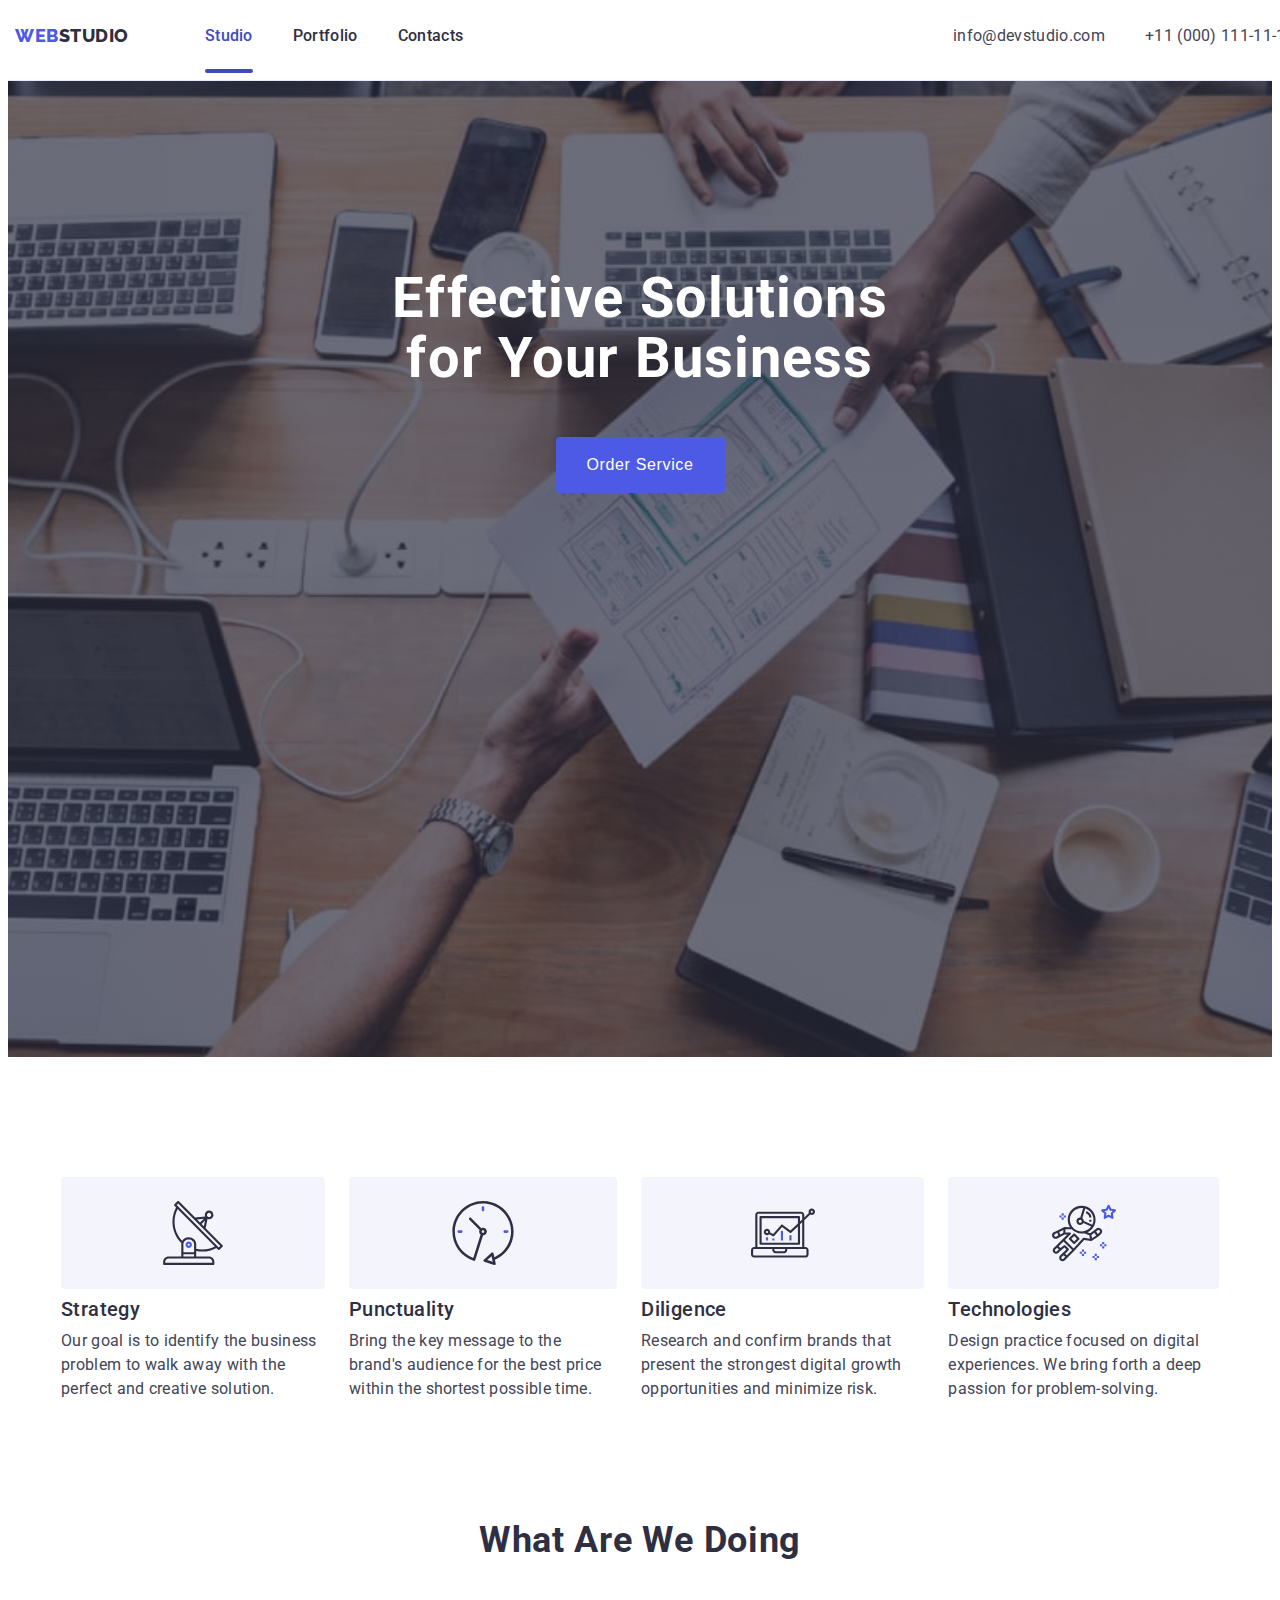
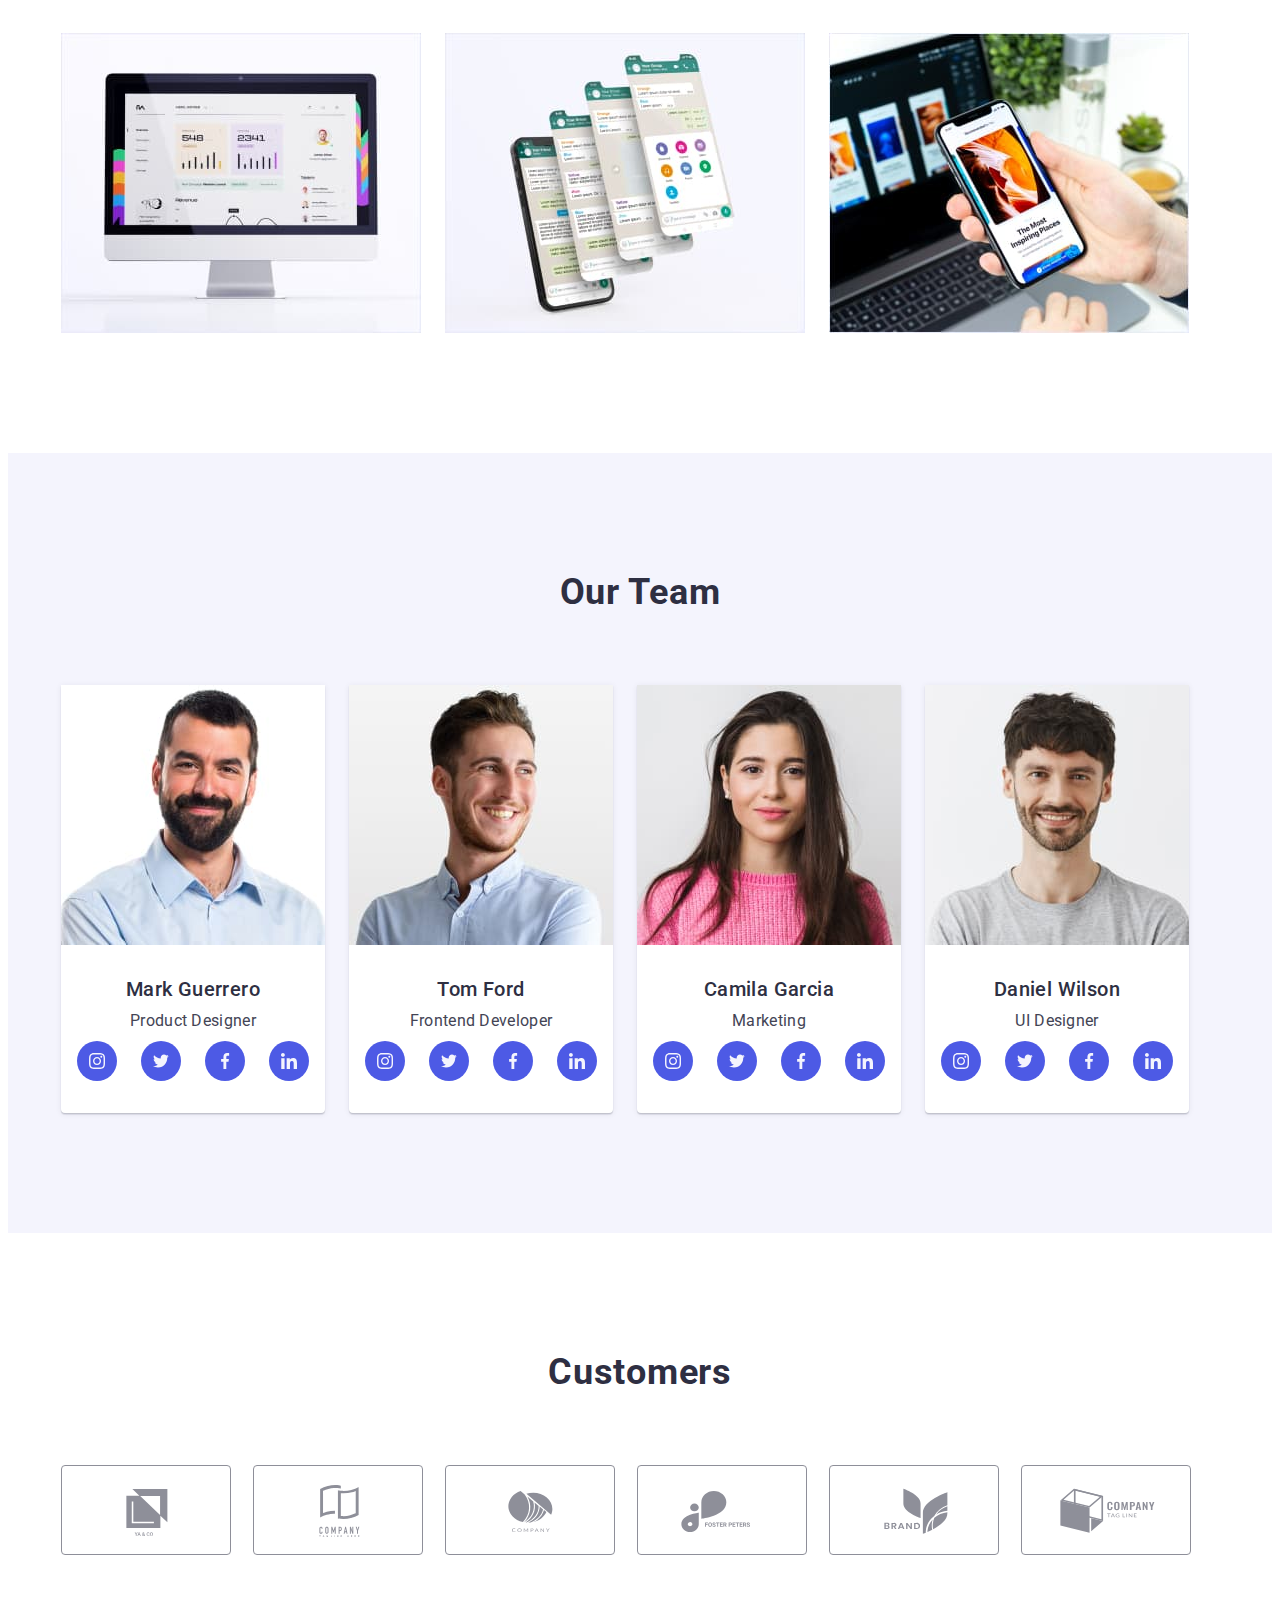
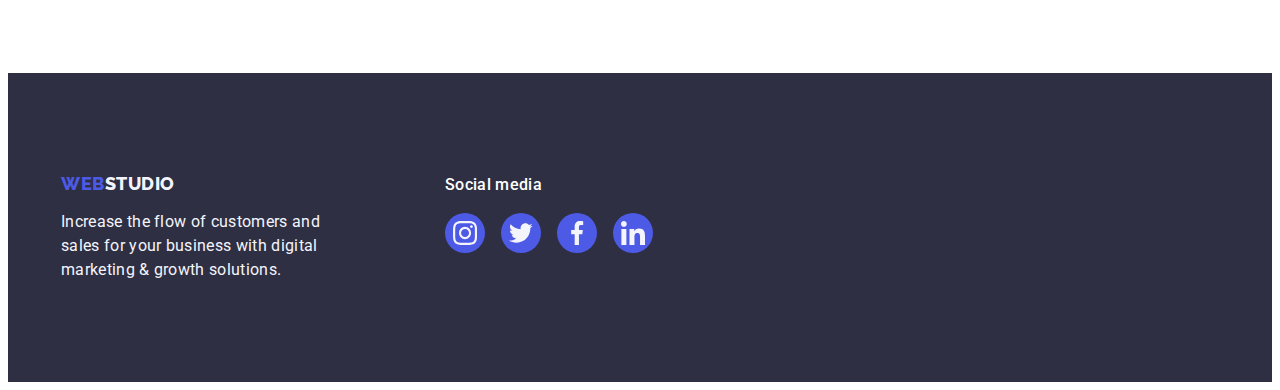
<file: index.html>
<!DOCTYPE html>
<html lang="en">
  <head>
    <meta charset="UTF-8" />
    <meta http-equiv="X-UA-Compatible" content="IE=edge" />
    <meta name="viewport" content="width=device-width, initial-scale=1.0" />
    <title>WebStudio</title>
    <link rel="preconnect" href="https://fonts.googleapis.com" />
    <link rel="preconnect" href="https://fonts.gstatic.com" crossorigin />
    <link
      href="https://fonts.googleapis.com/css2?family=Raleway:wght@800&family=Roboto:wght@400;500;700&display=swap"
      rel="stylesheet"
    />
    <link
      rel="stylesheet"
      href="https://cdnjs.cloudflare.com/ajax/libs/modern-normalize/2.0.0/modern-normalize.min.css"
      integrity="sha512-4xo8blKMVCiXpTaLzQSLSw3KFOVPWhm/TRtuPVc4WG6kUgjH6J03IBuG7JZPkcWMxJ5huwaBpOpnwYElP/m6wg=="
      crossorigin="anonymous"
      referrerpolicy="no-referrer"
    />
    <link rel="stylesheet" href="./css/styles.css" />
  </head>
  <body>
    <!-- Header -->
    <header class="header">
      <div class="container header-container">
        <nav class="main-navigation">
          <a class="link logo" href="./index.html"
            >Web<span class="top-logo-part-two">Studio</span></a
          >
          <ul class="list site-nav">
            <li>
              <a class="link title current" href="./index.html">Studio</a>
            </li>
            <li><a class="link title" href="./portfolio.html">Portfolio</a></li>
            <li><a class="link title" href="">Contacts</a></li>
          </ul>
        </nav>
        <address class="address">
          <ul class="list contacts">
            <li>
              <a class="link address-link" href="mailto:info@devstudio.com"
                >info@devstudio.com</a
              >
            </li>
            <li>
              <a class="link address-link" href="tel:+110001111111"
                >+11 (000) 111-11-11</a
              >
            </li>
          </ul>
        </address>
      </div>
    </header>

    <main>
      <!-- Hero -->
      <section class="hero">
        <div class="container">
          <h1 class="hero-title">Effective Solutions for Your Business</h1>
          <button class="main-button" type="button" data-modal-open>
            Order Service
          </button>
        </div>
      </section>
      <!-- Our strengths -->
      <section class="strengths-container">
        <div class="container">
          <h2 class="visually-hidden">Our strengths</h2>
          <ul class="list list-position">
            <li class="strengths-item">
              <div class="box-for-icon">
                <svg class="strengths-icon" width="64" height="64">
                  <use href="./images/icons.svg#icon-antenna"></use>
                </svg>
              </div>
              <h3 class="subtitle">Strategy</h3>
              <p class="description">
                Our goal is to identify the business problem to walk away with
                the perfect and creative solution.
              </p>
            </li>
            <li class="strengths-item">
              <div class="box-for-icon">
                <svg class="strengths-icon" width="64" height="64">
                  <use href="./images/icons.svg#icon-clock"></use>
                </svg>
              </div>
              <h3 class="subtitle">Punctuality</h3>
              <p class="description">
                Bring the key message to the brand's audience for the best price
                within the shortest possible time.
              </p>
            </li>
            <li class="strengths-item">
              <div class="box-for-icon">
                <svg class="strengths-icon" width="64" height="64">
                  <use href="./images/icons.svg#icon-diagram"></use>
                </svg>
              </div>
              <h3 class="subtitle">Diligence</h3>
              <p class="description">
                Research and confirm brands that present the strongest digital
                growth opportunities and minimize risk.
              </p>
            </li>
            <li class="strengths-item">
              <div class="box-for-icon">
                <svg class="strengths-icon" width="64" height="64">
                  <use href="./images/icons.svg#icon-astronaut"></use>
                </svg>
              </div>
              <h3 class="subtitle">Technologies</h3>
              <p class="description">
                Design practice focused on digital experiences. We bring forth a
                deep passion for problem-solving.
              </p>
            </li>
          </ul>
        </div>
      </section>
      <!-- What are we doing -->
      <section class="container-examples">
        <div class="container">
          <h2 class="section-title">What are we doing</h2>
          <ul class="list examples">
            <li class="example-item">
              <img
                src="./images/monitor.jpg"
                alt="monitor"
                width="360"
                height="300"
              />
            </li>
            <li class="example-item">
              <img
                src="./images/phone-screens.jpg"
                alt="phone screens"
                width="360"
                height="300"
              />
            </li>
            <li class="example-item">
              <img
                src="./images/phone-monitor.jpg"
                alt="phone and monitor"
                width="360"
                height="300"
              />
            </li>
          </ul>
        </div>
      </section>
      <!-- Our Team -->
      <section class="team-section">
        <div class="container employee">
          <h2 class="section-title">Our Team</h2>
          <ul class="list employee-card">
            <li class="team-photo">
              <img src="./images/man.jpg" alt="man" width="264" height="260" />
              <div class="employee-deskription">
                <h3 class="subtitle">Mark Guerrero</h3>
                <p class="description">Product Designer</p>
                <ul class="list cos-list">
                  <li class="team-cos">
                    <a
                      href=""
                      class="link cosial"
                      target="_blank"
                      rel="noopener no-referrer"
                      ><svg class="cos" width="16" height="16">
                        <use href="./images/icons.svg#icon-instagram"></use>
                      </svg>
                    </a>
                  </li>
                  <li class="team-cos">
                    <a
                      href=""
                      class="link cosial"
                      target="_blank"
                      rel="noopener no-referrer"
                      ><svg class="cos" width="16" height="16">
                        <use href="./images/icons.svg#icon-bird"></use>
                      </svg>
                    </a>
                  </li>
                  <li class="team-cos">
                    <a
                      href=""
                      class="link cosial"
                      target="_blank"
                      rel="noopener no-referrer"
                      ><svg class="cos" width="16" height="16">
                        <use href="./images/icons.svg#icon-facebook"></use>
                      </svg>
                    </a>
                  </li>
                  <li class="team-cos">
                    <a
                      href=""
                      class="link cosial"
                      target="_blank"
                      rel="noopener no-referrer"
                      ><svg class="cos" width="16" height="16">
                        <use href="./images/icons.svg#icon-linkedin"></use>
                      </svg>
                    </a>
                  </li>
                </ul>
              </div>
            </li>
            <li class="team-photo">
              <img
                src="./images/young-man.jpg"
                alt="smiling man"
                width="264"
                height="260"
              />
              <div class="employee-deskription">
                <h3 class="subtitle">Tom Ford</h3>
                <p class="description">Frontend Developer</p>
                <ul class="list cos-list">
                  <li class="team-cos">
                    <a
                      class="link cosial"
                      href=""
                      target="_blank"
                      rel="noopener no-referrer"
                      ><svg class="cos" width="16" height="16">
                        <use href="./images/icons.svg#icon-instagram"></use>
                      </svg>
                    </a>
                  </li>
                  <li class="team-cos">
                    <a
                      href=""
                      class="link cosial"
                      target="_blank"
                      rel="noopener no-referrer"
                      ><svg class="cos" width="16" height="16">
                        <use href="./images/icons.svg#icon-bird"></use>
                      </svg>
                    </a>
                  </li>
                  <li class="team-cos">
                    <a
                      class="link cosial"
                      href=""
                      target="_blank"
                      rel="noopener no-referrer"
                      ><svg class="cos" width="16" height="16">
                        <use href="./images/icons.svg#icon-facebook"></use>
                      </svg>
                    </a>
                  </li>
                  <li class="team-cos">
                    <a
                      class="link cosial"
                      href=""
                      target="_blank"
                      rel="noopener no-referrer"
                      ><svg class="cos" width="16" height="16">
                        <use href="./images/icons.svg#icon-linkedin"></use>
                      </svg>
                    </a>
                  </li>
                </ul>
              </div>
            </li>
            <li class="team-photo">
              <img
                src="./images/woman.jpg"
                alt="woman"
                width="264"
                height="260"
              />
              <div class="employee-deskription">
                <h3 class="subtitle">Camila Garcia</h3>
                <p class="description">Marketing</p>
                <ul class="list cos-list">
                  <li class="team-cos">
                    <a
                      href=""
                      class="link cosial"
                      target="_blank"
                      rel="noopener no-referrer"
                      ><svg class="cos" width="16" height="16">
                        <use href="./images/icons.svg#icon-instagram"></use>
                      </svg>
                    </a>
                  </li>
                  <li class="team-cos">
                    <a
                      href=""
                      class="link cosial"
                      target="_blank"
                      rel="noopener no-referrer"
                      ><svg class="cos" width="16" height="16">
                        <use href="./images/icons.svg#icon-bird"></use>
                      </svg>
                    </a>
                  </li>
                  <li class="team-cos">
                    <a
                      href=""
                      class="link cosial"
                      target="_blank"
                      rel="noopener no-referrer"
                      ><svg class="cos" width="16" height="16">
                        <use href="./images/icons.svg#icon-facebook"></use>
                      </svg>
                    </a>
                  </li>
                  <li class="team-cos">
                    <a
                      href=""
                      class="link cosial"
                      target="_blank"
                      rel="noopener no-referrer"
                      ><svg class="cos" width="16" height="16">
                        <use href="./images/icons.svg#icon-linkedin"></use>
                      </svg>
                    </a>
                  </li>
                </ul>
              </div>
            </li>
            <li class="team-photo">
              <img
                src="./images/smiling-man.jpg"
                alt="young man"
                width="264"
                height="260"
              />
              <div class="employee-deskription">
                <h3 class="subtitle">Daniel Wilson</h3>
                <p class="description">UI Designer</p>
                <ul class="list cos-list">
                  <li class="team-cos">
                    <a
                      href=""
                      class="link cosial"
                      target="_blank"
                      rel="noopener no-referrer"
                      ><svg class="cos" width="16" height="16">
                        <use href="./images/icons.svg#icon-instagram"></use>
                      </svg>
                    </a>
                  </li>
                  <li class="team-cos">
                    <a
                      href=""
                      class="link cosial"
                      target="_blank"
                      rel="noopener no-referrer"
                      ><svg class="cos" width="16" height="16">
                        <use href="./images/icons.svg#icon-bird"></use>
                      </svg>
                    </a>
                  </li>
                  <li class="team-cos">
                    <a
                      href=""
                      class="link cosial"
                      target="_blank"
                      rel="noopener no-referrer"
                      ><svg class="cos" width="16" height="16">
                        <use href="./images/icons.svg#icon-facebook"></use>
                      </svg>
                    </a>
                  </li>
                  <li class="team-cos">
                    <a
                      href=""
                      class="link cosial"
                      target="_blank"
                      rel="noopener no-referrer"
                      ><svg class="cos" width="16" height="16">
                        <use href="./images/icons.svg#icon-linkedin"></use>
                      </svg>
                    </a>
                  </li>
                </ul>
              </div>
            </li>
          </ul>
        </div>
      </section>
      <!-- Customers -->
      <section class="customers">
        <div class="container">
          <h2 class="section-title">Customers</h2>
          <ul class="list customers-list">
            <li class="customers-item">
              <a
                class="customes-link"
                href=""
                target="_blank"
                rel="noopener no-referrer"
                ><svg class="customers-icon" width="104" height="56">
                  <use href="./images/icons.svg#icon-first-client"></use>
                </svg>
              </a>
            </li>
            <li class="customers-item">
              <a
                class="customes-link"
                href=""
                target="_blank"
                rel="noopener no-referrer"
                ><svg class="customers-icon" width="104" height="56">
                  <use href="./images/icons.svg#icon-second-client"></use>
                </svg>
              </a>
            </li>
            <li class="customers-item">
              <a
                class="customes-link"
                href=""
                target="_blank"
                rel="noopener no-referrer"
                ><svg class="customers-icon" width="104" height="56">
                  <use href="./images/icons.svg#icon-third-client"></use>
                </svg>
              </a>
            </li>
            <li class="customers-item">
              <a
                class="customes-link"
                href=""
                target="_blank"
                rel="noopener no-referrer"
                ><svg class="customers-icon" width="104" height="56">
                  <use href="./images/icons.svg#icon-fourth-client"></use>
                </svg>
              </a>
            </li>
            <li class="customers-item">
              <a
                class="customes-link"
                href=""
                target="_blank"
                rel="noopener no-referrer"
                ><svg class="customers-icon" width="104" height="56">
                  <use href="./images/icons.svg#icon-fifth-client"></use>
                </svg>
              </a>
            </li>
            <li class="customers-item">
              <a
                class="customes-link"
                href=""
                target="_blank"
                rel="noopener no-referrer"
                ><svg class="customers-icon" width="104" height="56">
                  <use href="./images/icons.svg#icon-sixth-client"></use>
                </svg>
              </a>
            </li>
          </ul>
        </div>
      </section>
    </main>
    <!-- Footer -->
    <footer class="footer">
      <div class="container foot">
        <div class="logo-container">
          <a class="link logo-footer" href="./index.html"
            >Web<span class="footer-logo-part-two">Studio</span></a
          >
          <p class="footer-description">
            Increase the flow of customers and sales for your business with
            digital marketing & growth solutions.
          </p>
        </div>
        <div>
          <p class="footer-title">Social media</p>
          <ul class="list icon-item">
            <li class="icon-example">
              <a
                href=""
                class="link cosial-footer"
                target="_blank"
                rel="noopener no-referrer"
              >
                <svg class="footer-icon" width="24" height="24">
                  <use href="./images/icons.svg#icon-instagram"></use>
                </svg>
              </a>
            </li>
            <li class="icon-example">
              <a
                href=""
                class="link cosial-footer"
                target="_blank"
                rel="noopener no-referrer"
              >
                <svg class="footer-icon" width="24" height="24">
                  <use href="./images/icons.svg#icon-bird"></use>
                </svg>
              </a>
            </li>
            <li class="icon-example">
              <a
                href=""
                class="link cosial-footer"
                target="_blank"
                rel="noopener no-referrer"
              >
                <svg class="footer-icon" width="24" height="24">
                  <use href="./images/icons.svg#icon-facebook"></use>
                </svg>
              </a>
            </li>
            <li class="icon-example">
              <a
                href=""
                class="link cosial-footer"
                target="_blank"
                rel="noopener no-referrer"
              >
                <svg class="footer-icon" width="24" height="24">
                  <use href="./images/icons.svg#icon-linkedin"></use>
                </svg>
              </a>
            </li>
          </ul>
        </div>
      </div>
    </footer>
    <div class="backdrop is-hidden" data-modal>
      <div class="modal">
        <button type="button" class="modal-close" data-modal-close>
          <svg class="modal-close-icon" width="8" height="8">
            <use href="./images/icons.svg#icon-close"></use>
          </svg>
        </button>
      </div>
    </div>
    <script src="./js/modal.js"></script>
    <!-- <script src="./modal.js"></script> -->
  </body>
</html>
</file>
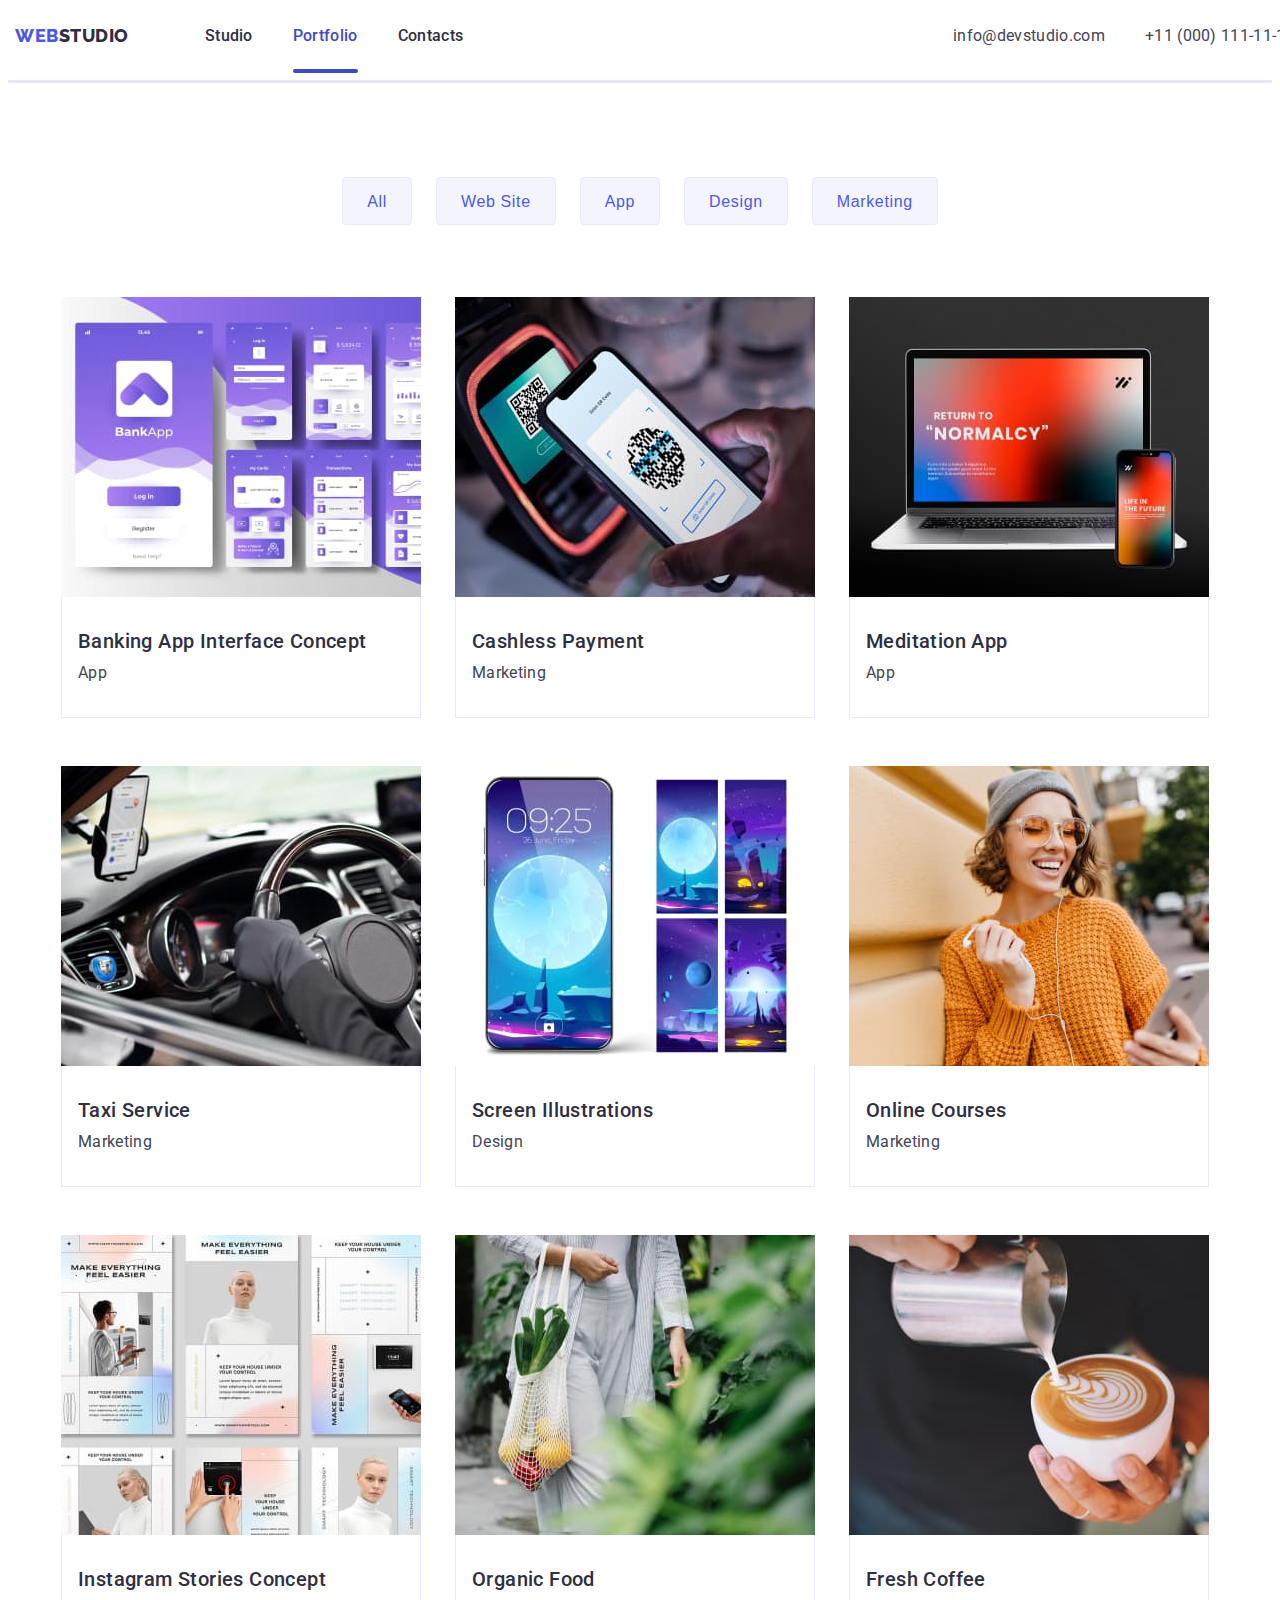
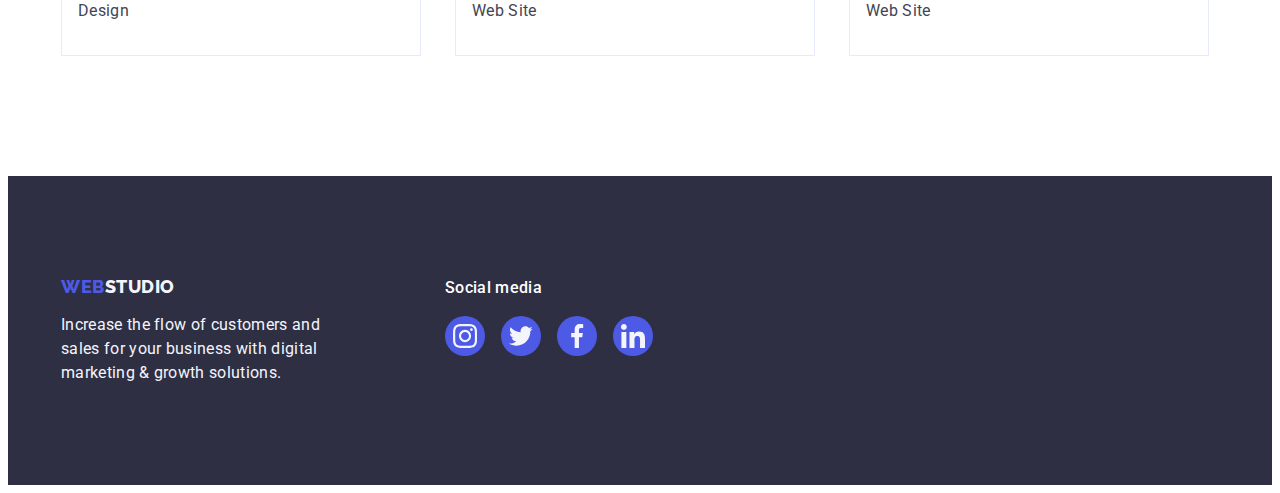
<file: portfolio.html>
<!DOCTYPE html>
<html lang="en">
  <head>
    <meta charset="UTF-8" />
    <meta http-equiv="X-UA-Compatible" content="IE=edge" />
    <meta name="viewport" content="width=device-width, initial-scale=1.0" />
    <title>WebStudio</title>
    <link rel="preconnect" href="https://fonts.googleapis.com" />
    <link rel="preconnect" href="https://fonts.gstatic.com" crossorigin />
    <link
      href="https://fonts.googleapis.com/css2?family=Raleway:wght@800&family=Roboto:wght@400;500;700&display=swap"
      rel="stylesheet"
    />
    <link
      rel="stylesheet"
      href="https://cdnjs.cloudflare.com/ajax/libs/modern-normalize/2.0.0/modern-normalize.min.css"
      integrity="sha512-4xo8blKMVCiXpTaLzQSLSw3KFOVPWhm/TRtuPVc4WG6kUgjH6J03IBuG7JZPkcWMxJ5huwaBpOpnwYElP/m6wg=="
      crossorigin="anonymous"
      referrerpolicy="no-referrer"
    />
    <link rel="stylesheet" href="./css/styles.css" />
  </head>
  <body>
    <!-- Header -->
    <header class="header">
      <div class="container header-container">
        <nav class="main-navigation">
          <a class="link logo" href="./index.html"
            >Web<span class="top-logo-part-two">Studio</span></a
          >
          <ul class="list site-nav">
            <li><a class="link title" href="./index.html">Studio</a></li>
            <li>
              <a class="link title current" href="./portfolio.html"
                >Portfolio</a
              >
            </li>
            <li><a class="link title" href="">Contacts</a></li>
          </ul>
        </nav>
        <address class="address">
          <ul class="list contacts">
            <li>
              <a class="link address-link" href="mailto:info@devstudio.com"
                >info@devstudio.com</a
              >
            </li>
            <li>
              <a class="link address-link" href="tel:+110001111111"
                >+11 (000) 111-11-11</a
              >
            </li>
          </ul>
        </address>
      </div>
    </header>
    <main>
      <!-- Examples of our works -->
      <section class="our-works">
        <div class="container">
          <h1 class="visually-hidden">Examples of our works</h1>
          <ul class="list portfolio-button">
            <li><button class="menu-button" type="button">All</button></li>
            <li><button class="menu-button" type="button">Web Site</button></li>
            <li><button class="menu-button" type="button">App</button></li>
            <li><button class="menu-button" type="button">Design</button></li>
            <li>
              <button class="menu-button" type="button">Marketing</button>
            </li>
          </ul>
          <ul class="list our-works-list">
            <li class="work-example">
              <a class="link example-item" href="">
                <div class="example-cover-wrap">
                  <img
                    src="./images/banking-screens.jpg"
                    alt="Banking interface"
                    width="360"
                    height="300"
                  />
                  <p class="example-cover-text">
                    14 Stylish and User-Friendly App Design Concepts · Task
                    Manager App · Calorie Tracker App · Exotic Fruit Ecommerce
                    App · Cloud Storage App
                  </p>
                </div>
                <div class="example-deskription">
                  <h2 class="subtitle">Banking App Interface Concept</h2>
                  <p class="description">App</p>
                </div></a
              >
            </li>
            <li class="work-example">
              <a class="link example-item" href="">
                <div class="example-cover-wrap">
                  <img
                    src="./images/reading-code.jpg"
                    alt="Reading Qr code"
                    width="360"
                    height="300"
                  />
                  <p class="example-cover-text">
                    14 Stylish and User-Friendly App Design Concepts · Task
                    Manager App · Calorie Tracker App · Exotic Fruit Ecommerce
                    App · Cloud Storage App
                  </p>
                </div>
                <div class="example-deskription">
                  <h2 class="subtitle">Cashless Payment</h2>
                  <p class="description">Marketing</p>
                </div></a
              >
            </li>
            <li class="work-example">
              <a class="link example-item" href="">
                <div class="example-cover-wrap">
                  <img
                    src="./images/laptop-phone.jpg"
                    alt="Laptop and phone"
                    width="360"
                    height="300"
                  />
                  <p class="example-cover-text">
                    14 Stylish and User-Friendly App Design Concepts · Task
                    Manager App · Calorie Tracker App · Exotic Fruit Ecommerce
                    App · Cloud Storage App
                  </p>
                </div>
                <div class="example-deskription">
                  <h2 class="subtitle">Meditation App</h2>
                  <p class="description">App</p>
                </div></a
              >
            </li>
            <li class="work-example">
              <a class="link example-item" href="">
                <div class="example-cover-wrap">
                  <img
                    src="./images/car.jpg"
                    alt="Dashboard in the car"
                    width="360"
                    height="300"
                  />
                  <p class="example-cover-text">
                    14 Stylish and User-Friendly App Design Concepts · Task
                    Manager App · Calorie Tracker App · Exotic Fruit Ecommerce
                    App · Cloud Storage App
                  </p>
                </div>
                <div class="example-deskription">
                  <h2 class="subtitle">Taxi Service</h2>
                  <p class="description">Marketing</p>
                </div></a
              >
            </li>
            <li class="work-example">
              <a class="link example-item" href="">
                <div class="example-cover-wrap">
                  <img
                    src="./images/screen-illustrations.jpg"
                    alt="Phone screen illustrations"
                    width="360"
                    height="300"
                  />
                  <p class="example-cover-text">
                    14 Stylish and User-Friendly App Design Concepts · Task
                    Manager App · Calorie Tracker App · Exotic Fruit Ecommerce
                    App · Cloud Storage App
                  </p>
                </div>
                <div class="example-deskription">
                  <h2 class="subtitle">Screen Illustrations</h2>
                  <p class="description">Design</p>
                </div></a
              >
            </li>
            <li class="work-example">
              <a class="link example-item" href="">
                <div class="example-cover-wrap">
                  <img
                    src="./images/girl.jpg"
                    alt="Girl with a phone"
                    width="360"
                    height="300"
                  />
                  <p class="example-cover-text">
                    14 Stylish and User-Friendly App Design Concepts · Task
                    Manager App · Calorie Tracker App · Exotic Fruit Ecommerce
                    App · Cloud Storage App
                  </p>
                </div>
                <div class="example-deskription">
                  <h2 class="subtitle">Online Courses</h2>
                  <p class="description">Marketing</p>
                </div></a
              >
            </li>
            <li class="work-example">
              <a class="link example-item" href="">
                <div class="example-cover-wrap">
                  <img
                    src="./images/articles.jpg"
                    alt="Article layouts"
                    width="360"
                    height="300"
                  />
                  <p class="example-cover-text">
                    14 Stylish and User-Friendly App Design Concepts · Task
                    Manager App · Calorie Tracker App · Exotic Fruit Ecommerce
                    App · Cloud Storage App
                  </p>
                </div>
                <div class="example-deskription">
                  <h2 class="subtitle">Instagram Stories Concept</h2>
                  <p class="description">Design</p>
                </div></a
              >
            </li>
            <li class="work-example">
              <a class="link example-item" href="">
                <div class="example-cover-wrap">
                  <img
                    src="./images/food.jpg"
                    alt="Girl carrying food"
                    width="360"
                    height="300"
                  />
                  <p class="example-cover-text">
                    14 Stylish and User-Friendly App Design Concepts · Task
                    Manager App · Calorie Tracker App · Exotic Fruit Ecommerce
                    App · Cloud Storage App
                  </p>
                </div>
                <div class="example-deskription">
                  <h2 class="subtitle">Organic Food</h2>
                  <p class="description">Web Site</p>
                </div></a
              >
            </li>
            <li class="work-example">
              <a class="link example-item" href="">
                <div class="example-cover-wrap">
                  <img
                    src="./images/coffee.jpg"
                    alt="Prepaing coffee"
                    width="360"
                    height="300"
                  />
                  <p class="example-cover-text">
                    14 Stylish and User-Friendly App Design Concepts · Task
                    Manager App · Calorie Tracker App · Exotic Fruit Ecommerce
                    App · Cloud Storage App
                  </p>
                </div>
                <div class="example-deskription">
                  <h2 class="subtitle">Fresh Coffee</h2>
                  <p class="description">Web Site</p>
                </div></a
              >
            </li>
          </ul>
        </div>
      </section>
    </main>
    <!-- Footer -->
    <footer class="footer">
      <div class="container foot">
        <div class="logo-container">
          <a class="link logo-footer" href="./index.html"
            >Web<span class="footer-logo-part-two">Studio</span></a
          >
          <p class="footer-description">
            Increase the flow of customers and sales for your business with
            digital marketing & growth solutions.
          </p>
        </div>
        <div>
          <p class="footer-title">Social media</p>
          <ul class="list icon-item">
            <li class="icon-example">
              <a
                href=""
                class="link cosial-footer"
                target="_blank"
                rel="noopener no-referrer"
              >
                <svg class="footer-icon" width="24" height="24">
                  <use href="./images/icons.svg#icon-instagram"></use>
                </svg>
              </a>
            </li>
            <li class="icon-example">
              <a
                href=""
                class="link cosial-footer"
                target="_blank"
                rel="noopener no-referrer"
              >
                <svg class="footer-icon" width="24" height="24">
                  <use href="./images/icons.svg#icon-bird"></use>
                </svg>
              </a>
            </li>
            <li class="icon-example">
              <a
                href=""
                class="link cosial-footer"
                target="_blank"
                rel="noopener no-referrer"
              >
                <svg class="footer-icon" width="24" height="24">
                  <use href="./images/icons.svg#icon-facebook"></use>
                </svg>
              </a>
            </li>
            <li class="icon-example">
              <a
                href=""
                class="link cosial-footer"
                target="_blank"
                rel="noopener no-referrer"
              >
                <svg class="footer-icon" width="24" height="24">
                  <use href="./images/icons.svg#icon-linkedin"></use>
                </svg>
              </a>
            </li>
          </ul>
        </div>
      </div>
    </footer>
  </body>
</html>
</file>
<file: css/styles.css>
:root {
  --main-color: #434455;
  --secondary-color: #2e2f42;
  --secondary-background: #f4f4fd;
  --logo-button-color: #4d5ae5;
  --background-color: #e5e5e5;
  --accent-color: #ffffff;
  --secondary-accent-color: #404bbf;
  --card-border-color: #e7e9fc;
}
body {
  font-family: "Roboto", sans-serif;
  color: var(--main-color);
  background-color: var(--accent-color);
  padding-top: 72px;
}

p,
h1,
h2,
h3,
h4,
h5,
h6 {
  margin: 0;
}

ul,
ol {
  margin: 0;
  padding: 0;
}

img {
  display: block;
  max-width: 100%;
  height: auto;
}
.list {
  list-style: none;
}
.link {
  text-decoration: none;
}

.container {
  width: 1158px;
  padding-left: 15px;
  padding-right: 15px;
  margin: 0 auto;
}
/* Header */
.header {
  border-bottom: 1px solid var(--card-border-color);
  box-shadow: 0px 2px 1px rgba(46, 47, 66, 0.08),
    0px 1px 1px rgba(46, 47, 66, 0.16), 0px 1px 6px rgba(46, 47, 66, 0.08);
}
.header-container {
  display: flex;
  position: fixed;
  width: 100%;
  top: 0;
  left: 0;
  min-height: 72px;
  background-color: var(--accent-color);
}
.main-navigation {
  display: flex;
  align-items: center;
}
.logo {
  display: inline-block;
  padding: 24px 0;
  margin-right: 76px;
  font-family: "Raleway", sans-serif;
  font-weight: 800;
  font-size: 18px;
  line-height: 1.17;
  letter-spacing: 0.03em;
  text-transform: uppercase;
  color: var(--logo-button-color);
}
.top-logo-part-two {
  font-family: "Raleway", sans-serif;
  font-weight: 800;
  font-size: 18px;
  line-height: 1.17;
  letter-spacing: 0.03em;
  text-transform: uppercase;
  color: var(--secondary-color);
}
.logo-part-two {
  color: var(--secondary-color);
}
.site-nav {
  display: flex;
  align-items: center;
  gap: 40px;
}
.current {
  position: relative;
}
.title {
  display: inline-block;
  padding: 24px 0;
  font-weight: 500;
  font-size: 16px;
  line-height: 1.5;
  letter-spacing: 0.02em;
  color: var(--secondary-color);
  transition: color 250ms cubic-bezier(0.4, 0, 0.2, 1);
}
.title:hover,
.title:focus,
.link.current {
  color: var(--secondary-accent-color);
}
.current::after {
  content: "";
  position: absolute;
  left: 0;
  bottom: -1px;

  width: 100%;
  height: 4px;
  background-color: var(--secondary-accent-color);
  border-radius: 2px;
}
.address {
  margin-left: auto;
  font-style: normal;
  display: flex;
  align-items: center;
}
.contacts {
  display: flex;
  gap: 40px;
}
.address-link {
  display: inline-block;
  font-size: 16px;
  line-height: 1.5;
  letter-spacing: 0.02em;
  color: inherit;
  padding: 24px 0;
  transition: color 250ms cubic-bezier(0.4, 0, 0.2, 1);
}
.address-link:hover,
.address-link:focus {
  color: var(--secondary-accent-color);
}
/* Hero */
.hero {
  background-color: var(--secondary-color);
  padding: 188px 0;
  margin-left: auto;
  margin-right: auto;
  max-width: 1440px;
  height: 600px;
  background-image: linear-gradient(
      rgba(46, 47, 66, 0.7),
      rgba(46, 47, 66, 0.7)
    ),
    url(../images/hero-image.jpg);
  background-size: cover;
  background-repeat: no-repeat;
  background-position: center;
}

.hero-title {
  margin-left: auto;
  margin-right: auto;
  margin-bottom: 48px;
  max-width: 496px;
  font-size: 56px;
  line-height: 1.07;
  letter-spacing: 0.02em;
  text-align: center;
  color: var(--accent-color);
}
.main-button {
  display: block;
  margin-left: auto;
  margin-right: auto;

  min-width: 169px;
  height: 56px;

  font-weight: 500;
  font-size: 16px;
  line-height: 1.5;
  letter-spacing: 0.04em;
  background-color: var(--logo-button-color);
  color: var(--accent-color);
  cursor: pointer;
  border: none;
  border-radius: 4px;
  transition: background-color 250ms cubic-bezier(0.4, 0, 0.2, 1);
}
.main-button:hover,
.main-button:focus {
  background-color: var(--secondary-accent-color);
}
/* Our strengths */
.strengths-container {
  padding: 120px 0;
}

.visually-hidden {
  position: absolute;
  width: 1px;
  height: 1px;
  margin: -1px;
  border: 0;
  padding: 0;
  white-space: nowrap;
  clip-path: inset(100%);
  clip: rect(0 0 0 0);
  overflow: hidden;
}
.list-position {
  display: flex;
  gap: 24px;
}
.list-position .subtitle {
  width: 264px;
}
.box-for-icon {
  display: flex;
  height: 112px;
  margin-bottom: 8px;
  background-color: var(--secondary-background);
  border-radius: 4px;
  align-items: center;
  justify-content: center;
}

.subtitle {
  margin-bottom: 8px;
  font-weight: 500;
  font-size: 20px;
  line-height: 1.2;
  letter-spacing: 0.02em;
  color: var(--secondary-color);
}
.description {
  font-size: 16px;
  line-height: 1.5;
  letter-spacing: 0.02em;
  color: var(--main-color);
}
.section-title {
  margin-bottom: 72px;
  font-size: 36px;
  line-height: 1.11;
  letter-spacing: 0.02em;
  text-align: center;
  text-transform: capitalize;
  color: var(--secondary-color);
}
/* What are we doing */
.container-examples {
  padding-bottom: 120px;
}
.examples {
  display: flex;
  gap: 24px;
}
.example-item {
  width: calc((100%-48px) / 3);
}
/* Team */
.team-section {
  background-color: var(--secondary-background);
  padding: 120px 0;
}
.employee {
  text-align: center;
}
.employee-card {
  display: flex;
  gap: 24px;
}
.team-photo {
  background-color: var(--accent-color);
  box-shadow: 0px 1px 6px rgba(46, 47, 66, 0.08),
    0px 1px 1px rgba(46, 47, 66, 0.16), 0px 2px 1px rgba(46, 47, 66, 0.08);
  border-radius: 0px 0px 4px 4px;
  width: calc((100% -72px) / 4);
}
.employee-deskription {
  padding: 32px 16px;
}
.cos-list {
  display: flex;
  gap: 24px;
  margin-top: 8px;
  justify-content: center;
}
.team-cos {
  width: 40px;
  height: 40px;
}
.cosial {
  display: flex;
  width: 100%;
  height: 100%;
  background-color: var(--logo-button-color);
  border-radius: 50%;

  background-repeat: no-repeat;
  align-items: center;
  justify-content: center;
  transition: background-color 250ms cubic-bezier(0.4, 0, 0.2, 1);
}
.cosial:hover,
.cosial:focus {
  background-color: var(--secondary-accent-color);
}
.cos {
  fill: var(--secondary-background);
}
/* Customers */
.customers {
  padding-top: 120px;
  padding-bottom: 120px;
}
.customers-list {
  display: flex;
  gap: 24px;
}
.customers-item {
  width: calc((100%-120px) / 6);
  width: 168px;
  height: 88px;
  color: var(--secondary-accent-color);
}

.customes-link {
  display: flex;
  width: 100%;
  height: 100%;
  border: 1px solid #8e8f99;
  border-radius: 4px;
  align-items: center;
  justify-content: center;
  color: #8e8f99;
  transition: color 250ms cubic-bezier(0.4, 0, 0.2, 1),
    border-color 250ms cubic-bezier(0.4, 0, 0.2, 1);
}
.customers-icon {
  fill: currentColor;
}

.customes-link:hover,
.customes-link:focus {
  border-color: var(--secondary-accent-color);
  color: var(--secondary-accent-color);
}
/* Footer */
.footer {
  padding: 100px 0;
  background-color: var(--secondary-color);
}
.foot {
  display: flex;
  align-items: baseline;
}
.logo-footer {
  display: inline-block;
  margin-bottom: 16px;
  font-family: "Raleway", sans-serif;
  font-weight: 800;
  font-size: 18px;
  line-height: 1.17;
  letter-spacing: 0.03em;
  text-transform: uppercase;
  color: var(--logo-button-color);
}
.footer-logo-part-two {
  color: var(--secondary-background);
}
.footer-description {
  display: block;
  width: 264px;
  margin-right: auto;
  font-size: 16px;
  line-height: 1.5;
  letter-spacing: 0.02em;
  color: var(--secondary-background);
}
.logo-container {
  margin-right: 120px;
}

.footer-title {
  font-weight: 500;
  font-size: 16px;
  line-height: 1.5;
  letter-spacing: 0.02em;
  color: var(--accent-color);
  margin-bottom: 16px;
}
.icon-item {
  display: flex;
  gap: 16px;
}
.icon-example {
  width: 40px;
  height: 40px;
}
.cosial-footer {
  display: flex;
  width: 100%;
  height: 100%;
  background-color: var(--logo-button-color);
  border-radius: 50%;
  background-repeat: no-repeat;
  align-items: center;
  justify-content: center;
  transition: background-color 250ms cubic-bezier(0.4, 0, 0.2, 1);
}
.cosial-footer:hover,
.cosial-footer:focus {
  background-color: #31d0aa;
}
.footer-icon {
  fill: var(--secondary-background);
}
/* Portfolio */
.our-works {
  padding: 96px 0 120px;
}
/* Menu buttons */
.portfolio-button {
  display: flex;
  justify-content: center;
  gap: 24px;
  margin-bottom: 72px;
}
.menu-button {
  display: block;
  margin-left: auto;
  margin-right: auto;
  height: 48px;
  font-weight: 500;
  font-size: 16px;
  line-height: 1.5;
  letter-spacing: 0.04em;
  color: var(--logo-button-color);
  background-color: var(--secondary-background);
  cursor: pointer;
  border: 1px solid var(--card-border-color);
  border-radius: 4px;
  padding: 12px 24px;
  transition: color 250ms cubic-bezier(0.4, 0, 0.2, 1),
    background-color 250ms cubic-bezier(0.4, 0, 0.2, 1),
    border-color 250ms cubic-bezier(0.4, 0, 0.2, 1),
    box-shadow 250ms cubic-bezier(0.4, 0, 0.2, 1);
}
.menu-button:hover,
.menu-button:focus {
  background-color: var(--secondary-accent-color);
  color: var(--accent-color);
  border: 1px solid transparent;
  box-shadow: 0px 3px 1px rgba(0, 0, 0, 0.1), 0px 2px 1px rgba(0, 0, 0, 0.08),
    0px 2px 2px rgba(0, 0, 0, 0.12);
}

.our-works-list {
  display: flex;
  flex-wrap: wrap;
  column-gap: 24px;
  row-gap: 48px;
}
.work-example {
  width: calc((100% - 48px) / 3);
}
.work-example:hover .example-cover-text {
  transform: translateY(0);
}

.example-item {
  display: block;
  box-sizing: border-box;
  width: 360px;
  transition: box-shadow 250ms cubic-bezier(0.4, 0, 0.2, 1);
}
.example-cover-wrap {
  position: relative;
  overflow: hidden;
  z-index: -1;
}
.example-cover-text {
  position: absolute;
  top: 0;
  font-size: 16px;
  line-height: 1.5;
  letter-spacing: 0.02em;
  color: var(--secondary-background);
  background-color: var(--logo-button-color);
  padding: 40px 32px;
  height: 100%;
  width: 100%;
  transform: translateY(100%);
  transition: transform 250ms cubic-bezier(0.4, 0, 0.2, 1);
}
.example-item:hover,
.example-item:focus,
.example-item:focus .example-cover-text{
  box-shadow: 0px 1px 6px rgba(46, 47, 66, 0.08),
    0px 1px 1px rgba(46, 47, 66, 0.16), 0px 2px 1px rgba(46, 47, 66, 0.08);
  transform: translateY(0%);
}
.example-deskription {
  padding: 32px 16px;
  border: 1px solid var(--card-border-color);
  border-top: none;
}
/* Backdrop */
.backdrop {
  position: fixed;
  width: 100%;
  height: 100%;
  background-color: rgba(46, 47, 66, 0.4);
  top: 0;
  transition: opacity 250ms cubic-bezier(0.4, 0, 0.2, 1),
    visibility 250ms cubic-bezier(0.4, 0, 0.2, 1);
}
.is-hidden {
  visibility: hidden;
  opacity: 0;
  pointer-events: none;
}

.modal {
  position: absolute;
  top: 50%;
  left: 50%;
  transform: translate(-50%, -50%) scale(1);
  transition: transform 250ms cubic-bezier(0.4, 0, 0.2, 1);

  width: 408px;
  min-height: 584px;
  background-color: #fcfcfc;
  box-shadow: 0px 1px 1px rgba(0, 0, 0, 0.14), 0px 1px 3px rgba(0, 0, 0, 0.12),
    0px 2px 1px rgba(0, 0, 0, 0.2);
  border-radius: 4px;
  padding: 24px;
}
.modal-close {
  width: 24px;
  height: 24px;
  border: 1px solid rgba(0, 0, 0, 0.1);
  border-radius: 50%;
  background-color: var(--card-border-color);
  padding: 0;
  margin-left: auto;
  display: flex;
  align-items: center;
  justify-content: center;
  position: absolute;
  top: 24px;
  right: 24px;
  cursor: pointer;
  color: var(--secondary-color);
  transition: background-color 250ms cubic-bezier(0.4, 0, 0.2, 1),
    border 250ms cubic-bezier(0.4, 0, 0.2, 1);
}
.backdrop.is-hidden .modal {
  transform: translate(-50%, -50%) scale(0);
}
.modal-close-icon {
  fill: currentColor;
  transition: fill 250ms cubic-bezier(0.4, 0, 0.2, 1);
}
.modal-close:hover,
.modal-close:focus {
  background-color: var(--secondary-accent-color);
  color: var(--accent-color);
  border: none;
}
</file>
